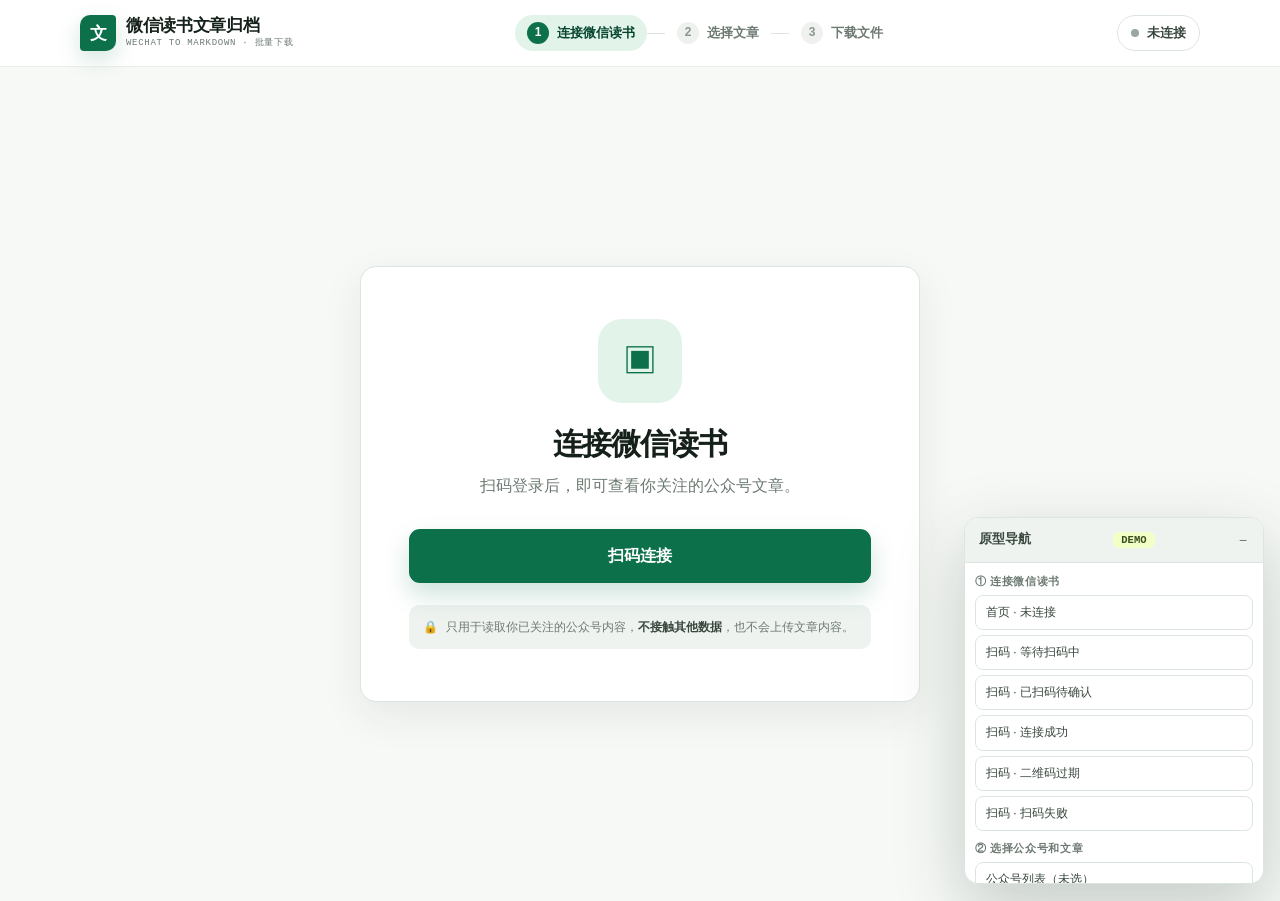
<file: docs/wereaddesign/index.html>
<!doctype html>
<html lang="zh-CN">
<head>
<meta charset="utf-8">
<meta name="viewport" content="width=device-width, initial-scale=1">
<title>微信读书文章归档 · 高保真原型</title>
<style>
  /* ============ 设计系统 token（继承 wx2md.com） ============ */
  :root {
    --ink: #142019; --ink-2: #38473e; --muted: #6d7a72;
    --paper: #fff; --canvas: #f7f9f6; --soft: #eef3ef; --line: #dce5df;
    --green: #0c714b; --green-dark: #06452f; --lime: #dfff67; --lime-soft: #f2ffc6;
    --blue: #2563eb; --blue-soft: #e8effd;
    --red: #dc2626; --red-soft: #fdeaea;
    --amber: #b45309; --amber-soft: #fdf1de;
    --ok-soft: #e2f3ea; --gray-soft: #eef1ee;
    --display: "Arial Rounded MT Bold", "PingFang SC", "Microsoft YaHei", sans-serif;
    --body: Inter, ui-sans-serif, -apple-system, BlinkMacSystemFont, "Segoe UI", "PingFang SC", "Microsoft YaHei", sans-serif;
    --mono: "SFMono-Regular", Consolas, "Liberation Mono", monospace;
  }
  * { box-sizing: border-box; }
  html, body { margin: 0; padding: 0; }
  body {
    color: var(--ink); background: var(--canvas);
    font-family: var(--body); font-size: 15px; line-height: 1.6;
    -webkit-font-smoothing: antialiased;
  }
  h1, h2, h3, h4 { margin: 0; font-family: var(--display); letter-spacing: -.02em; line-height: 1.25; }
  p { margin: 0; }
  a { color: var(--green); text-decoration: none; }
  ul { margin: 0; padding: 0; list-style: none; }
  button { font: inherit; cursor: pointer; -webkit-tap-highlight-color: transparent; }
  button:focus-visible, input:focus-visible, a:focus-visible, [tabindex]:focus-visible {
    outline: 3px solid rgba(12, 113, 75, .32); outline-offset: 2px;
  }
  .hidden { display: none !important; }

  /* ============ 顶部页头 + 三步进度 ============ */
  .site-header { position: sticky; top: 0; z-index: 50; border-bottom: 1px solid rgba(20,32,25,.08); background: rgba(255,255,255,.92); backdrop-filter: blur(16px); }
  .shell { width: min(1120px, calc(100% - 48px)); margin-inline: auto; }
  .nav-shell { display: flex; min-height: 66px; align-items: center; justify-content: space-between; gap: 24px; }
  .brand { display: flex; align-items: center; gap: 10px; color: var(--ink); }
  .brand .logo { display: grid; width: 36px; height: 36px; place-items: center; border-radius: 10px 4px 10px 4px; color: #fff; background: var(--green); font: 800 17px var(--display); box-shadow: 0 8px 22px rgba(12,113,75,.18); }
  .brand-copy { display: grid; line-height: 1.12; }
  .brand-copy strong { font-family: var(--display); font-size: 16.5px; letter-spacing: -.02em; }
  .brand-copy small { margin-top: 3px; color: var(--muted); font: 9px/1.3 var(--mono); letter-spacing: .08em; text-transform: uppercase; }

  .steps { display: flex; align-items: center; gap: 0; }
  .step { display: flex; align-items: center; gap: 8px; padding: 7px 12px; border-radius: 999px; color: var(--muted); font-size: 13px; font-weight: 700; white-space: nowrap; }
  .step .n { display: grid; width: 22px; height: 22px; place-items: center; border-radius: 50%; background: var(--gray-soft); color: #8a978f; font-size: 12px; font-weight: 800; }
  .step.on { color: var(--green-dark); background: var(--ok-soft); }
  .step.on .n { background: var(--green); color: #fff; }
  .step.done { color: var(--green); }
  .step.done .n { background: var(--green); color: #fff; }
  .step.done .n::after { content: "✓"; }
  .step.done .n { font-size: 0; }
  .step.done .n::after { font-size: 12px; }
  .step-sep { width: 18px; height: 1px; background: var(--line); }

  .conn-chip { display: inline-flex; align-items: center; gap: 8px; padding: 7px 13px; border: 1px solid var(--line); border-radius: 999px; background: #fff; font-size: 12.5px; font-weight: 700; color: var(--ink-2); white-space: nowrap; }
  .conn-chip .dot { width: 8px; height: 8px; border-radius: 50%; background: #9aa69f; }
  .conn-chip.on { border-color: #b9e0cb; background: var(--ok-soft); color: var(--green); }
  .conn-chip.on .dot { background: var(--green); box-shadow: 0 0 0 3px #cbe9d8; }

  /* ============ 视图容器 ============ */
  main { min-height: calc(100vh - 66px); }
  .view { display: none; }
  .view.active { display: block; animation: fade .22s ease; }
  @keyframes fade { from { opacity: 0; transform: translateY(4px); } to { opacity: 1; transform: none; } }

  /* ============ 按钮 ============ */
  .button { display: inline-flex; min-height: 48px; align-items: center; justify-content: center; gap: 9px; padding: 11px 22px; border: 1px solid transparent; border-radius: 11px; color: #fff; background: var(--green); box-shadow: 0 12px 26px rgba(12,113,75,.2); font-size: 15px; font-weight: 800; transition: transform .16s ease, background .16s ease, box-shadow .16s ease; }
  .button:hover { background: #085d3e; transform: translateY(-1px); }
  .button-secondary { border-color: var(--line); color: var(--ink); background: #fff; box-shadow: 0 8px 24px rgba(20,32,25,.06); }
  .button-secondary:hover { border-color: rgba(12,113,75,.28); color: var(--green); background: var(--soft); }
  .button-lime { color: var(--ink) !important; background: var(--lime); box-shadow: none; }
  .button-lime:hover { background: #d4f44f; }
  .button-danger { color: #fff; background: var(--red); box-shadow: 0 10px 24px rgba(220,38,38,.2); }
  .button-small { min-height: 38px; padding: 8px 15px; font-size: 13px; border-radius: 9px; }
  .button-ghost { min-height: 38px; padding: 8px 14px; border: 1px solid var(--line); border-radius: 9px; background: #fff; color: var(--ink-2); font-size: 13px; font-weight: 700; }
  .button[disabled] { opacity: .5; cursor: not-allowed; transform: none !important; }

  .card { border: 1px solid var(--line); border-radius: 16px; background: var(--paper); box-shadow: 0 14px 42px rgba(20,32,25,.08); }

  /* ============ 视图 1：连接微信读书（未连接） ============ */
  .connect-wrap { display: grid; place-items: center; min-height: calc(100vh - 66px); padding: 60px 0; }
  .connect-card { width: min(560px, 100%); padding: 52px 48px; text-align: center; }
  .connect-icon { display: grid; width: 84px; height: 84px; margin: 0 auto 22px; place-items: center; border-radius: 24px; color: var(--green); background: var(--ok-soft); font-size: 34px; }
  .connect-card h1 { font-size: 30px; letter-spacing: -.03em; }
  .connect-card .lead { margin: 12px 0 30px; color: var(--muted); font-size: 15.5px; }
  .connect-card .button { width: 100%; min-height: 54px; font-size: 16px; }
  .connect-note { display: flex; align-items: flex-start; gap: 8px; margin-top: 22px; padding: 12px 14px; border-radius: 10px; background: var(--soft); color: var(--muted); font-size: 12px; line-height: 1.7; text-align: left; }
  .connect-note b { color: var(--ink-2); }

  /* ============ 视图 1b：扫码页 ============ */
  .scan-wrap { display: grid; place-items: center; min-height: calc(100vh - 66px); padding: 48px 0; }
  .scan-card { display: grid; grid-template-columns: 300px 1fr; gap: 40px; align-items: center; width: min(760px, 100%); padding: 44px; }
  .qr-box { position: relative; display: grid; place-items: center; }
  .qr-frame { position: relative; width: 236px; height: 236px; padding: 12px; border: 1px solid var(--line); border-radius: 18px; background: #fff; box-shadow: 0 18px 46px rgba(20,32,25,.12); }
  .qr-frame svg { display: block; width: 100%; height: 100%; }
  .qr-overlay { position: absolute; inset: 12px; display: grid; place-items: center; border-radius: 8px; background: rgba(255,255,255,.82); backdrop-filter: blur(2px); text-align: center; }
  .qr-overlay .spinner { width: 26px; height: 26px; border: 3px solid #d8e3dc; border-top-color: var(--green); border-radius: 50%; animation: spin .8s linear infinite; margin: 0 auto 10px; }
  .qr-overlay p { font-size: 13px; font-weight: 700; color: var(--ink-2); }
  .qr-hint { margin-top: 14px; color: var(--muted); font-size: 12px; text-align: center; }

  .scan-copy h2 { font-size: 24px; }
  .scan-copy .sub { margin: 8px 0 20px; color: var(--muted); font-size: 14px; }
  .scan-steps { counter-reset: s; display: grid; gap: 12px; margin-bottom: 22px; }
  .scan-steps li { display: flex; align-items: flex-start; gap: 11px; font-size: 14px; color: var(--ink-2); }
  .scan-steps li::before { counter-increment: s; content: counter(s); display: grid; flex: 0 0 24px; width: 24px; height: 24px; place-items: center; border-radius: 50%; background: var(--soft); color: var(--green); font-size: 12.5px; font-weight: 800; }

  .status-line { display: flex; align-items: center; gap: 11px; min-height: 52px; padding: 12px 16px; border-radius: 12px; font-size: 14px; font-weight: 700; }
  .status-line .ico { display: grid; flex: 0 0 26px; width: 26px; height: 26px; place-items: center; border-radius: 50%; font-size: 13px; }
  .status-line .spinner { width: 16px; height: 16px; border: 2.5px solid currentColor; border-right-color: transparent; border-radius: 50%; animation: spin .8s linear infinite; }
  .status-line.waiting { background: var(--gray-soft); color: #47534c; }
  .status-line.waiting .ico { background: #fff; }
  .status-line.scanned { background: var(--blue-soft); color: var(--blue); }
  .status-line.scanned .ico { background: #fff; }
  .status-line.success { background: var(--ok-soft); color: var(--green); }
  .status-line.success .ico { background: #fff; }
  .status-line .pulse { width: 16px; height: 16px; border-radius: 50%; background: var(--blue); box-shadow: 0 0 0 0 rgba(37,99,235,.5); animation: pulse 1.4s infinite; }
  .status-line .check { color: #fff; background: var(--green); }
  @keyframes spin { to { transform: rotate(360deg); } }
  @keyframes pulse { 70% { box-shadow: 0 0 0 12px rgba(37,99,235,0); } 100% { box-shadow: 0 0 0 0 rgba(37,99,235,0); } }

  .scan-actions { display: flex; gap: 10px; margin-top: 8px; }
  .scan-actions .button { flex: 1; }

  .user-chip { display: inline-flex; align-items: center; gap: 10px; padding: 8px 14px; border: 1px solid #b9e0cb; border-radius: 999px; background: var(--ok-soft); }
  .user-chip .avatar { display: grid; width: 26px; height: 26px; place-items: center; border-radius: 50%; background: var(--green); color: #fff; font-size: 13px; font-weight: 800; }
  .user-chip b { color: var(--green-dark); font-size: 13.5px; }

  /* ============ 视图 2：选择公众号与文章 ============ */
  .select-grid { display: grid; grid-template-columns: 300px 1fr; gap: 18px; padding: 22px 0 120px; align-items: start; }
  .side-card { position: sticky; top: 88px; padding: 16px; }
  .side-card h3 { font-size: 13px; margin: 2px 0 12px; color: var(--muted); text-transform: uppercase; letter-spacing: .08em; }
  .search-box { position: relative; margin-bottom: 12px; }
  .search-box input { width: 100%; border: 1px solid var(--line); border-radius: 10px; padding: 10px 12px 10px 36px; font: 13.5px var(--body); color: var(--ink); background: #fff; }
  .search-box .mag { position: absolute; left: 12px; top: 50%; transform: translateY(-50%); color: var(--muted); font-size: 14px; }
  .account-list { display: grid; gap: 6px; }
  .account-item { display: flex; align-items: center; gap: 11px; width: 100%; padding: 10px 11px; border: 1px solid transparent; border-radius: 11px; background: transparent; text-align: left; color: var(--ink-2); transition: background .14s ease, border-color .14s ease; }
  .account-item:hover { background: var(--soft); }
  .account-item.on { border-color: #b9e0cb; background: var(--ok-soft); }
  .account-item .ava { display: grid; flex: 0 0 34px; width: 34px; height: 34px; place-items: center; border-radius: 10px; background: var(--soft); color: var(--green); font: 800 15px var(--display); }
  .account-item.on .ava { background: #fff; }
  .account-item .meta { display: grid; flex: 1; line-height: 1.3; min-width: 0; }
  .account-item .meta b { font-size: 13.5px; color: var(--ink); white-space: nowrap; overflow: hidden; text-overflow: ellipsis; }
  .account-item .meta small { color: var(--muted); font-size: 11.5px; }
  .account-item .cnt { font-size: 11.5px; color: var(--muted); font-family: var(--mono); }

  .main-card { padding: 22px 24px; }
  .main-head { display: flex; align-items: flex-start; justify-content: space-between; gap: 16px; flex-wrap: wrap; }
  .main-head h2 { font-size: 21px; display: flex; align-items: center; gap: 12px; flex-wrap: wrap; }
  .main-head .sub { margin-top: 7px; color: var(--muted); font-size: 13px; }
  .range-note { display: inline-flex; align-items: center; gap: 7px; margin-top: 12px; padding: 8px 12px; border: 1px solid #e5e0cf; border-radius: 10px; background: #fcf9ef; color: #7a6a3a; font-size: 12.5px; }
  .range-note b { color: var(--amber); }

  .filters { display: flex; gap: 10px; flex-wrap: wrap; align-items: flex-end; margin: 16px 0 6px; }
  .filters .field { display: grid; gap: 5px; }
  .filters .field label { font-size: 11.5px; font-weight: 700; color: var(--muted); }
  .filters input { border: 1px solid var(--line); border-radius: 9px; padding: 8px 10px; font: 13px var(--body); color: var(--ink); background: #fff; }
  .filters .grow { flex: 1; min-width: 180px; }
  .filters .grow input { width: 100%; }
  .filters .reset { align-self: flex-end; min-height: 36px; padding: 7px 12px; border: 1px solid var(--line); border-radius: 9px; background: #fff; color: var(--muted); font-size: 12px; font-weight: 700; }

  .list-tools { display: flex; align-items: center; justify-content: space-between; gap: 12px; padding: 12px 2px 10px; border-bottom: 1px solid var(--line); }
  .select-all { display: flex; align-items: center; gap: 9px; cursor: pointer; font-size: 13.5px; font-weight: 700; color: var(--ink-2); user-select: none; }
  .select-all input { width: 17px; height: 17px; accent-color: var(--green); cursor: pointer; }
  .list-count { color: var(--muted); font-size: 12.5px; }

  .articles { display: grid; }
  .article-row { display: grid; grid-template-columns: 22px 46px 1fr auto auto; gap: 13px; align-items: center; padding: 13px 4px; border-bottom: 1px solid #eef2ef; }
  .article-row:last-child { border-bottom: 0; }
  .article-row input[type=checkbox] { width: 17px; height: 17px; accent-color: var(--green); cursor: pointer; }
  .article-row .thumb { width: 46px; height: 46px; border-radius: 9px; background: linear-gradient(135deg, #eaf3ee, #d5e6dc); display: grid; place-items: center; color: #9bb7a9; font-size: 18px; }
  .article-row .t b { display: block; font-size: 14px; line-height: 1.45; font-weight: 600; color: var(--ink); }
  .article-row .t small { display: block; margin-top: 3px; color: var(--muted); font-size: 11.5px; font-family: var(--mono); }
  .article-row .date { color: var(--muted); font-size: 12px; font-family: var(--mono); white-space: nowrap; }
  .article-row .n-img { color: var(--muted); font-size: 11.5px; white-space: nowrap; }

  /* 空态 & 错误态 */
  .empty-state { display: grid; place-items: center; justify-items: center; padding: 58px 20px; text-align: center; }
  .empty-state .ic { display: grid; width: 56px; height: 56px; margin-bottom: 16px; place-items: center; border: 1px solid var(--line); border-radius: 50%; background: var(--soft); color: var(--muted); font-size: 24px; }
  .empty-state h3 { font-size: 17px; }
  .empty-state p { max-width: 380px; margin: 9px 0 18px; color: var(--muted); font-size: 13.5px; line-height: 1.7; }
  .picker-placeholder { display: grid; place-items: center; justify-items: center; padding: 90px 20px; text-align: center; color: var(--muted); }
  .picker-placeholder .ic { font-size: 34px; margin-bottom: 14px; color: #b6c4bb; }

  .error-banner { display: flex; align-items: center; gap: 12px; margin-bottom: 16px; padding: 12px 15px; border: 1px solid #ecd9c3; border-radius: 12px; background: #fdf8f1; font-size: 13px; color: #7c5a1e; }
  .error-banner b { color: var(--amber); }
  .error-banner .spacer { flex: 1; }
  .error-banner button { min-height: 32px; padding: 5px 13px; border: 1px solid #e5cba7; border-radius: 8px; background: #fff; color: var(--amber); font-size: 12.5px; font-weight: 700; }
  .spacer { flex: 1; }

  /* ============ 底部固定下载条 ============ */
  .dock { position: fixed; z-index: 40; left: 0; right: 0; bottom: 0; border-top: 1px solid var(--line); background: rgba(255,255,255,.94); backdrop-filter: blur(16px); box-shadow: 0 -12px 36px rgba(20,32,25,.08); }
  .dock-inner { display: flex; min-height: 76px; align-items: center; justify-content: space-between; gap: 16px; }
  .dock .sel { display: flex; align-items: baseline; gap: 9px; }
  .dock .sel b { font-family: var(--display); font-size: 24px; color: var(--green); }
  .dock .sel span { color: var(--muted); font-size: 13px; }
  .dock .hint { color: var(--muted); font-size: 12px; }
  .dock .actions { display: flex; align-items: center; gap: 12px; }

  /* ============ 模态框（下载） ============ */
  .modal-backdrop { position: fixed; inset: 0; z-index: 80; display: grid; place-items: center; padding: 20px; background: rgba(5,23,16,.42); backdrop-filter: blur(3px); animation: fade .18s ease; }
  .modal { width: min(620px, 100%); max-height: calc(100vh - 80px); overflow: auto; padding: 30px 32px; animation: pop .2s ease; }
  @keyframes pop { from { opacity: 0; transform: translateY(10px) scale(.98); } to { opacity: 1; transform: none; } }
  .modal-head { display: flex; align-items: flex-start; justify-content: space-between; gap: 14px; margin-bottom: 20px; }
  .modal-head h2 { font-size: 21px; }
  .modal-head .sub { margin-top: 6px; color: var(--muted); font-size: 13px; }
  .modal-close { display: grid; width: 34px; height: 34px; place-items: center; border: 1px solid var(--line); border-radius: 50%; background: #fff; color: var(--muted); font-size: 16px; }

  .dl-opt { display: flex; align-items: center; justify-content: space-between; gap: 16px; padding: 15px 16px; border: 1px solid var(--line); border-radius: 12px; background: var(--soft); }
  .dl-opt b { display: block; font-size: 14px; }
  .dl-opt small { display: block; margin-top: 3px; color: var(--muted); font-size: 12px; line-height: 1.6; }
  .dl-opt .sw { position: relative; flex: 0 0 42px; width: 42px; height: 24px; border-radius: 999px; background: #b9c4bd; transition: background .16s ease; }
  .dl-opt .sw::after { content: ""; position: absolute; left: 3px; top: 3px; width: 18px; height: 18px; border-radius: 50%; background: #fff; box-shadow: 0 1px 3px rgba(0,0,0,.2); transition: transform .16s ease; }
  .dl-opt.on .sw { background: var(--green); }
  .dl-opt.on .sw::after { transform: translateX(18px); }
  .modal-foot { display: flex; justify-content: flex-end; gap: 10px; margin-top: 22px; }

  /* 下载进度 */
  .dl-summary { display: grid; grid-template-columns: repeat(3, 1fr); gap: 10px; margin-bottom: 16px; }
  .dl-stat { border: 1px solid var(--line); border-radius: 11px; padding: 11px 13px; background: #fff; }
  .dl-stat small { display: block; color: var(--muted); font-size: 11px; }
  .dl-stat b { display: block; margin-top: 3px; font-family: var(--display); font-size: 20px; }
  .dl-stat.ok b { color: var(--green); } .dl-stat.run b { color: var(--blue); } .dl-stat.fail b { color: var(--red); }
  .progress { height: 10px; border-radius: 999px; background: var(--gray-soft); overflow: hidden; margin-bottom: 8px; }
  .progress i { display: block; height: 100%; width: 0; border-radius: inherit; background: linear-gradient(90deg, var(--green), #12a06c); transition: width .3s ease; }
  .progress-label { display: flex; justify-content: space-between; color: var(--muted); font-size: 12px; margin-bottom: 16px; }

  .dl-list { border: 1px solid var(--line); border-radius: 12px; overflow: hidden; }
  .dl-item { display: flex; align-items: center; gap: 11px; padding: 11px 14px; border-bottom: 1px solid #eef2ef; font-size: 13px; }
  .dl-item:last-child { border-bottom: 0; }
  .dl-item .st { display: grid; flex: 0 0 22px; width: 22px; height: 22px; place-items: center; border-radius: 7px; font-size: 11px; font-weight: 800; }
  .dl-item .st.done { background: var(--ok-soft); color: var(--green); }
  .dl-item .st.run { background: var(--blue-soft); color: var(--blue); }
  .dl-item .st.fail { background: var(--red-soft); color: var(--red); }
  .dl-item .st.queue { background: var(--gray-soft); color: #8a978f; }
  .dl-item .st .spinner { display: block; width: 12px; height: 12px; border: 2px solid #cbd7fe; border-top-color: var(--blue); border-radius: 50%; animation: spin .8s linear infinite; }
  .dl-item .t { flex: 1; min-width: 0; }
  .dl-item .t b { display: block; font-weight: 600; color: var(--ink); white-space: nowrap; overflow: hidden; text-overflow: ellipsis; }
  .dl-item .t small { color: var(--muted); font-size: 11.5px; }
  .dl-item .t small.err { color: var(--red); }

  .img-fail-note { display: flex; gap: 9px; margin-top: 14px; padding: 11px 14px; border: 1px solid #e5e0cf; border-radius: 11px; background: #fcf9ef; color: #7a6a3a; font-size: 12.5px; line-height: 1.6; }
  .img-fail-note b { color: var(--amber); }
  .retry-row { display: flex; align-items: center; gap: 10px; margin-top: 18px; padding-top: 16px; border-top: 1px solid var(--line); }

  /* ============ 连接过期遮罩 ============ */
  .expired-overlay { position: fixed; inset: 0; z-index: 75; display: grid; place-items: center; padding: 20px; background: rgba(5,23,16,.46); backdrop-filter: blur(4px); }
  .expired-card { width: min(440px, 100%); padding: 36px 32px; text-align: center; }
  .expired-card .ic { display: grid; width: 64px; height: 64px; margin: 0 auto 18px; place-items: center; border-radius: 50%; background: var(--amber-soft); color: var(--amber); font-size: 28px; }
  .expired-card h2 { font-size: 22px; }
  .expired-card p { margin: 10px 0 22px; color: var(--muted); font-size: 14px; line-height: 1.7; }
  .expired-card .keep { margin-bottom: 20px; padding: 10px 14px; border-radius: 10px; background: var(--soft); color: var(--ink-2); font-size: 12.5px; }
  .expired-card .keep b { color: var(--green); }

  /* ============ Toast ============ */
  .toast { position: fixed; z-index: 99; left: 50%; bottom: 96px; transform: translateX(-50%) translateY(12px); display: flex; align-items: center; gap: 10px; padding: 12px 18px; border: 1px solid var(--line); border-radius: 12px; background: #fff; box-shadow: 0 18px 50px rgba(15,43,29,.18); font-size: 13.5px; opacity: 0; pointer-events: none; transition: opacity .2s ease, transform .2s ease; }
  .toast.show { opacity: 1; transform: translateX(-50%) translateY(0); }
  .toast .dot { width: 9px; height: 9px; border-radius: 50%; background: var(--green); }

  /* ============ 原型导航（演示控制台） ============ */
  .demo-nav { position: fixed; z-index: 90; right: 16px; bottom: 16px; width: 300px; border: 1px solid var(--line); border-radius: 14px; background: #fff; box-shadow: 0 24px 70px rgba(15,43,29,.22); overflow: hidden; }
  .demo-nav .bar { display: flex; align-items: center; justify-content: space-between; padding: 11px 14px; border-bottom: 1px solid var(--line); background: var(--soft); cursor: pointer; user-select: none; }
  .demo-nav .bar b { font-size: 13px; color: var(--ink-2); }
  .demo-nav .bar .tag { padding: 2px 8px; border-radius: 6px; background: var(--lime-soft); color: #3a4d1f; font: 700 10.5px var(--mono); }
  .demo-nav .body { display: grid; gap: 5px; max-height: 320px; overflow: auto; padding: 10px; }
  .demo-nav .group { margin-top: 4px; font-size: 10.5px; font-weight: 800; color: var(--muted); letter-spacing: .06em; }
  .demo-nav .group:first-child { margin-top: 0; }
  .demo-btn { display: block; width: 100%; padding: 7px 10px; border: 1px solid var(--line); border-radius: 8px; background: #fff; color: var(--ink-2); font-size: 12px; text-align: left; }
  .demo-btn:hover { border-color: rgba(12,113,75,.3); background: var(--soft); }
  .demo-nav .collapse { color: var(--muted); font-size: 14px; border: 0; background: transparent; padding: 0 2px; }

  @media (max-width: 820px) {
    .scan-card { grid-template-columns: 1fr; gap: 26px; }
    .select-grid { grid-template-columns: 1fr; }
    .side-card { position: static; }
    .steps .step span:not(.n) { display: none; }
    .step { padding: 6px 8px; }
    .step-sep { width: 8px; }
    .shell { width: min(100% - 24px, 1120px); }
    .article-row { grid-template-columns: 22px 40px 1fr auto; }
    .article-row .n-img { display: none; }
    .dock-inner { min-height: 72px; }
  }
  @media (max-width: 520px) {
    .nav-shell { flex-wrap: wrap; padding: 10px 0; gap: 8px; }
    .steps { order: 3; width: 100%; justify-content: center; }
    .conn-chip { margin-left: auto; }
    .scan-card, .connect-card { padding: 30px 22px; }
    .demo-nav { width: 260px; }
  }
  @media (prefers-reduced-motion: reduce) {
    *, *::before, *::after { animation-duration: .01ms !important; animation-iteration-count: 1 !important; transition-duration: .01ms !important; }
  }
</style>
</head>
<body>

<header class="site-header">
  <div class="shell nav-shell">
    <div class="brand">
      <span class="logo">文</span>
      <span class="brand-copy">
        <strong>微信读书文章归档</strong>
        <small>WeChat to Markdown · 批量下载</small>
      </span>
    </div>
    <nav class="steps" id="steps" aria-label="流程步骤">
      <span class="step on" data-step="1"><span class="n">1</span><span>连接微信读书</span></span>
      <span class="step-sep"></span>
      <span class="step" data-step="2"><span class="n">2</span><span>选择文章</span></span>
      <span class="step-sep"></span>
      <span class="step" data-step="3"><span class="n">3</span><span>下载文件</span></span>
    </nav>
    <span class="conn-chip" id="connChip"><span class="dot"></span><span id="connChipText">未连接</span></span>
  </div>
</header>

<main>
  <!-- 视图 1：未连接首页 -->
  <section class="view active" id="viewHome">
    <div class="shell connect-wrap">
      <div class="card connect-card">
        <div class="connect-icon">▣</div>
        <h1>连接微信读书</h1>
        <p class="lead">扫码登录后，即可查看你关注的公众号文章。</p>
        <button class="button" id="btnConnect">扫码连接</button>
        <div class="connect-note">
          <span>🔒</span>
          <span>只用于读取你已关注的公众号内容，<b>不接触其他数据</b>，也不会上传文章内容。</span>
        </div>
      </div>
    </div>
  </section>

  <!-- 视图 1b：扫码页 -->
  <section class="view" id="viewScan">
    <div class="shell scan-wrap">
      <div class="card scan-card">
        <div class="qr-box">
          <div class="qr-frame" id="qrFrame"></div>
          <div class="qr-overlay hidden" id="qrOverlay">
            <div>
              <div class="spinner"></div>
              <p id="qrOverlayText">二维码已过期，正在刷新…</p>
            </div>
          </div>
          <p class="qr-hint">二维码每 2 分钟自动更新一次</p>
        </div>
        <div class="scan-copy">
          <h2>用微信扫描二维码</h2>
          <p class="sub">登录微信读书，安全地读取你关注的公众号。</p>
          <ol class="scan-steps">
            <li>打开微信，选择“扫一扫”</li>
            <li>扫描页面上的二维码</li>
            <li>按手机提示完成确认</li>
          </ol>
          <div class="status-line waiting" id="scanStatus" role="status" aria-live="polite">
            <span class="ico"><span class="spinner"></span></span>
            <span id="scanStatusText">等待扫码中</span>
          </div>
          <div class="scan-actions" id="scanActions">
            <button class="button button-secondary button-small" id="btnBackHome">返回首页</button>
          </div>
        </div>
      </div>
    </div>
  </section>

  <!-- 视图 2：选择公众号与文章 -->
  <section class="view" id="viewSelect">
    <div class="shell select-grid">
      <aside class="card side-card">
        <h3>我的公众号</h3>
        <div class="search-box">
          <span class="mag">⌕</span>
          <input id="accountSearch" type="text" placeholder="搜索公众号" aria-label="搜索公众号">
        </div>
        <div class="account-list" id="accountList"></div>
      </aside>

      <div class="card main-card">
        <div id="mainErrorBanner" class="error-banner hidden">
          <span>⚠️</span>
          <span id="mainErrorText">暂时无法读取这个公众号的文章，请稍后再试。</span>
          <span class="spacer"></span>
          <button id="btnReload">重新加载</button>
        </div>

        <div id="pickerPlaceholder" class="picker-placeholder">
          <div>
            <div class="ic">☰</div>
            <h3>请先选择一个公众号</h3>
            <p>在左侧选择你要导出的公众号，这里会展示可获取的文章。</p>
          </div>
        </div>

        <div id="mainContent" class="hidden">
          <div class="main-head">
            <div>
              <h2 id="accountTitle">阅读笔记精选</h2>
              <p class="sub" id="accountSub">共 128 篇文章</p>
            </div>
            <div class="user-chip">
              <span class="avatar" id="chipAvatar">阅</span>
              <b id="chipName">山那边的读书人</b>
            </div>
          </div>
          <div class="range-note">
            <span>📅</span>
            <span>可获取日期范围：<b id="rangeText">2024-03-01 ~ 2026-10-18</b>（更早的内容可能无法获取）</span>
          </div>

          <div class="filters">
            <div class="field grow">
              <label for="titleSearch">标题搜索</label>
              <input id="titleSearch" type="text" placeholder="输入标题关键词">
            </div>
            <div class="field">
              <label for="dateFrom">开始日期</label>
              <input id="dateFrom" type="date">
            </div>
            <div class="field">
              <label for="dateTo">结束日期</label>
              <input id="dateTo" type="date">
            </div>
            <button class="reset" id="btnResetFilter">清空筛选</button>
          </div>

          <div class="list-tools">
            <label class="select-all">
              <input type="checkbox" id="selectAll"> 全选当前结果
            </label>
            <span class="list-count" id="listCount"></span>
          </div>

          <div class="articles" id="articleList"></div>

          <div id="emptyState" class="empty-state hidden">
            <div class="ic">◻</div>
            <h3 id="emptyTitle">该公众号暂无可获取内容</h3>
            <p id="emptyDesc">可能是该公众号暂时没有可读取的文章，或筛选条件没有匹配结果。</p>
            <button class="button button-secondary" id="btnSwitchAccount">更换公众号</button>
          </div>
        </div>
      </div>
    </div>
  </section>
</main>

<!-- 底部固定下载条 -->
<div class="dock hidden" id="dock">
  <div class="shell dock-inner">
    <div>
      <div class="sel"><b id="dockCount">0</b><span>篇已选</span></div>
      <div class="hint" id="dockHint">勾选要导出的文章</div>
    </div>
    <div class="actions">
      <button class="button button-secondary button-small hidden" id="btnClearSel">取消选择</button>
      <button class="button" id="btnDownload" disabled>下载文章</button>
    </div>
  </div>
</div>

<!-- 下载模态框 -->
<div class="modal-backdrop hidden" id="dlBackdrop">
  <div class="card modal" role="dialog" aria-modal="true" aria-labelledby="dlTitle">
    <!-- 确认阶段 -->
    <div id="dlConfirm">
      <div class="modal-head">
        <div>
          <h2 id="dlTitle">下载 0 篇文章</h2>
          <p class="sub">打包为 ZIP，一次带走全部已选文章。</p>
        </div>
        <button class="modal-close" id="dlClose" aria-label="关闭">✕</button>
      </div>
      <div class="dl-opt" id="dlOpt">
        <span>
          <b>同时下载图片</b>
          <small>把文章里的图片一并下载到 ZIP（默认关闭，关闭时图片保留原图链接）。</small>
        </span>
        <span class="sw" role="switch" aria-checked="false" tabindex="0" id="dlSwitch"></span>
      </div>
      <div class="modal-foot">
        <button class="button button-secondary" id="dlCancel">取消</button>
        <button class="button" id="dlStart">开始下载</button>
      </div>
    </div>

    <!-- 进行中 / 完成阶段 -->
    <div id="dlRun" class="hidden">
      <div class="modal-head">
        <div>
          <h2 id="dlRunTitle">正在导出…</h2>
          <p class="sub" id="dlRunSub">正在打包文章，请保持页面打开。</p>
        </div>
        <button class="modal-close" id="dlClose2" aria-label="关闭">✕</button>
      </div>
      <div class="dl-summary">
        <div class="dl-stat run"><small>已完成</small><b id="statDone">0</b></div>
        <div class="dl-stat ok"><small>成功</small><b id="statOk">0</b></div>
        <div class="dl-stat fail"><small>失败</small><b id="statFail">0</b></div>
      </div>
      <div class="progress"><i id="dlBar"></i></div>
      <div class="progress-label"><span id="dlProgressText">准备中…</span><span id="dlPct">0%</span></div>
      <div class="dl-list" id="dlList"></div>
      <div class="img-fail-note hidden" id="imgFailNote">
        <span>🖼️</span>
        <span><b>图片说明：</b>有 <span id="imgFailCount">0</span> 篇文章的图片未能下载，已保留原图链接，Markdown 中仍可点击查看原图。</span>
      </div>
      <div class="retry-row hidden" id="retryRow">
        <span style="color:var(--muted);font-size:13px" id="retryText">有 1 篇未成功</span>
        <button class="button button-secondary button-small" id="btnRetry">重试失败项</button>
        <span class="spacer" style="flex:1"></span>
        <button class="button hidden" id="btnFinish">完成</button>
      </div>
    </div>
  </div>
</div>

<!-- 连接过期遮罩 -->
<div class="expired-overlay hidden" id="expiredOverlay">
  <div class="card expired-card">
    <div class="ic">⚠️</div>
    <h2>连接已过期</h2>
    <p>登录状态已失效，请重新扫码连接。当前已选的文章会为你保留。</p>
    <div class="keep">✓ 已保留 <b id="keepCount">0</b> 篇已选文章</div>
    <button class="button" id="btnRescan">重新扫码</button>
  </div>
</div>

<!-- Toast -->
<div class="toast" id="toast" role="status"><span class="dot"></span><span id="toastText"></span></div>

<!-- 原型导航 -->
<div class="demo-nav">
  <div class="bar" id="demoBar">
    <b>原型导航</b><span class="tag">DEMO</span>
    <button class="collapse" id="demoToggle" aria-label="折叠">−</button>
  </div>
  <div class="body" id="demoBody">
    <p class="group">① 连接微信读书</p>
    <button class="demo-btn" data-scene="home">首页 · 未连接</button>
    <button class="demo-btn" data-scene="scan-waiting">扫码 · 等待扫码中</button>
    <button class="demo-btn" data-scene="scan-scanned">扫码 · 已扫码待确认</button>
    <button class="demo-btn" data-scene="scan-success">扫码 · 连接成功</button>
    <button class="demo-btn" data-scene="scan-expired">扫码 · 二维码过期</button>
    <button class="demo-btn" data-scene="scan-failed">扫码 · 扫码失败</button>
    <p class="group">② 选择公众号和文章</p>
    <button class="demo-btn" data-scene="select-none">公众号列表（未选）</button>
    <button class="demo-btn" data-scene="select-account">已选公众号（含勾选）</button>
    <button class="demo-btn" data-scene="select-empty">空态（更换公众号）</button>
    <button class="demo-btn" data-scene="select-expired">连接过期（保留选中）</button>
    <button class="demo-btn" data-scene="select-error">暂时无法读取文章</button>
    <p class="group">③ 批量下载</p>
    <button class="demo-btn" data-scene="dl-confirm">下载 · 确认（是否带图）</button>
    <button class="demo-btn" data-scene="dl-running">下载 · 进行中</button>
    <button class="demo-btn" data-scene="dl-done">下载 · 完成（含失败与重试）</button>
  </div>
</div>

<script>
(function () {
  "use strict";

  /* ============ 数据（示例） ============ */
  var NICKNAME = "山那边的读书人";
  var accounts = [
    { id: "a1", name: "阅读笔记精选", initial: "阅", count: 128, range: "2024-03-01 ~ 2026-10-18", articles: [
      { id: 101, title: "如何建立可持续的阅读习惯", date: "2026-10-12", img: 8 },
      { id: 102, title: "深度工作：在碎片时代找回专注", date: "2026-10-02", img: 5 },
      { id: 103, title: "从笔记到知识：一套可复用的流程", date: "2026-09-24", img: 12 },
      { id: 104, title: "我的 2026 年数字花园搭建复盘", date: "2026-09-10", img: 0 },
      { id: 105, title: "长期主义者的信息断舍离", date: "2026-08-28", img: 6 },
      { id: 106, title: "对抗遗忘：间隔复习的正确姿势", date: "2026-08-15", img: 3 },
      { id: 107, title: "信息过载时代的输入与输出", date: "2026-07-30", img: 9 }
    ]},
    { id: "a2", name: "效率方法周刊", initial: "效", count: 64, range: "2025-06-01 ~ 2026-10-15", articles: [
      { id: 201, title: "五分钟开始：拖延症的破局法", date: "2026-10-08", img: 2 },
      { id: 202, title: "把待办清单变成一张可执行的计划", date: "2026-09-18", img: 4 },
      { id: 203, title: "如何设计自己的晨间流程", date: "2026-09-01", img: 0 }
    ]},
    { id: "a3", name: "设计观察", initial: "设", count: 0, range: "暂无", articles: [] },
    { id: "a4", name: "科技新知", initial: "科", count: 45, range: "2025-01-01 ~ 2026-09-30", articles: [
      { id: 401, title: "AI 工具的下一个十年", date: "2026-09-20", img: 11 },
      { id: 402, title: "本地优先软件为何重新流行", date: "2026-08-30", img: 7 }
    ]}
  ];

  /* ============ 状态 ============ */
  var S = {
    connected: false,
    screen: "home",           // home | scan | select
    scan: "waiting",          // waiting | scanned | success | failed | expired
    accountId: null,
    selected: {},             // 全局已选（键为文章 id）
    dl: { phase: "confirm", imgOn: false, running: false }
  };
  var scanTimer = null, dlTimer = null;

  /* ============ DOM 快捷引用 ============ */
  function $(id) { return document.getElementById(id); }
  var el = {
    home: $("viewHome"), scan: $("viewScan"), select: $("viewSelect"),
    steps: Array.prototype.slice.call(document.querySelectorAll("#steps .step")),
    connChip: $("connChip"), connChipText: $("connChipText"),
    qrFrame: $("qrFrame"), qrOverlay: $("qrOverlay"), qrOverlayText: $("qrOverlayText"),
    scanStatus: $("scanStatus"), scanStatusText: $("scanStatusText"), scanActions: $("scanActions"),
    accountList: $("accountList"), accountSearch: $("accountSearch"),
    picker: $("pickerPlaceholder"), mainContent: $("mainContent"),
    accountTitle: $("accountTitle"), accountSub: $("accountSub"), rangeText: $("rangeText"),
    chipAvatar: $("chipAvatar"), chipName: $("chipName"),
    titleSearch: $("titleSearch"), dateFrom: $("dateFrom"), dateTo: $("dateTo"),
    selectAll: $("selectAll"), listCount: $("listCount"), articleList: $("articleList"),
    emptyState: $("emptyState"), emptyTitle: $("emptyTitle"), emptyDesc: $("emptyDesc"),
    mainErrorBanner: $("mainErrorBanner"), mainErrorText: $("mainErrorText"),
    dock: $("dock"), dockCount: $("dockCount"), dockHint: $("dockHint"),
    btnClearSel: $("btnClearSel"), btnDownload: $("btnDownload"),
    dlBackdrop: $("dlBackdrop"), dlConfirm: $("dlConfirm"), dlRun: $("dlRun"),
    dlTitle: $("dlTitle"), dlOpt: $("dlOpt"), dlSwitch: $("dlSwitch"),
    dlRunTitle: $("dlRunTitle"), dlRunSub: $("dlRunSub"),
    statDone: $("statDone"), statOk: $("statOk"), statFail: $("statFail"),
    dlBar: $("dlBar"), dlProgressText: $("dlProgressText"), dlPct: $("dlPct"),
    dlList: $("dlList"), imgFailNote: $("imgFailNote"), imgFailCount: $("imgFailCount"),
    retryRow: $("retryRow"), retryText: $("retryText"),
    expiredOverlay: $("expiredOverlay"), keepCount: $("keepCount"),
    toast: $("toast"), toastText: $("toastText")
  };

  /* ============ 伪二维码生成 ============ */
  function makeQR(seed) {
    var N = 29, s = seed;
    function rnd() { s = (s * 1664525 + 1013904223) >>> 0; return s / 4294967296; }
    var g = [], i, j;
    for (i = 0; i < N; i++) { g.push([]); for (j = 0; j < N; j++) g[i].push(false); }
    function finder(r, c) {
      for (var y = 0; y < 7; y++) for (var x = 0; x < 7; x++) {
        var on = x === 0 || x === 6 || y === 0 || y === 6 || (x >= 2 && x <= 4 && y >= 2 && y <= 4);
        g[r + y][c + x] = on;
      }
    }
    finder(0, 0); finder(0, N - 7); finder(N - 7, 0);
    for (i = 8; i < N - 8; i++) { g[6][i] = i % 2 === 0; g[i][6] = i % 2 === 0; }
    for (i = 0; i < N; i++) for (j = 0; j < N; j++) {
      if ((i < 8 && j < 8) || (i < 8 && j >= N - 8) || (i >= N - 8 && j < 8)) continue;
      if (i === 6 || j === 6) continue;
      g[i][j] = rnd() > 0.5;
    }
    var cell = 8, pad = 0, size = N * cell;
    var out = '<svg viewBox="0 0 ' + size + ' ' + size + '" xmlns="http://www.w3.org/2000/svg" shape-rendering="crispEdges">';
    out += '<rect width="' + size + '" height="' + size + '" fill="#fff"/>';
    for (i = 0; i < N; i++) for (j = 0; j < N; j++) {
      if (g[i][j]) out += '<rect x="' + (j * cell) + '" y="' + (i * cell) + '" width="' + cell + '" height="' + cell + '" fill="#142019"/>';
    }
    out += "</svg>";
    return out;
  }
  function renderQR() { el.qrFrame.innerHTML = makeQR((Date.now() / 1000) | 0); }

  /* ============ 步骤指示器 ============ */
  function setStep(n) {
    el.steps.forEach(function (st) {
      var k = parseInt(st.getAttribute("data-step"), 10);
      st.className = "step" + (k === n ? " on" : (k < n ? " done" : ""));
    });
  }

  /* ============ 视图切换 ============ */
  function showView(name) {
    el.home.classList.toggle("active", name === "home");
    el.scan.classList.toggle("active", name === "scan");
    el.select.classList.toggle("active", name === "select");
    S.screen = name;
    if (name === "home") setStep(1);
    if (name === "scan") setStep(1);
    if (name === "select") setStep(2);
    if (name !== "select") el.dock.classList.add("hidden");
    if (name === "select") renderAccountList(), renderMain();
  }
  function syncChip() {
    el.connChip.classList.toggle("on", S.connected);
    el.connChipText.textContent = S.connected ? "已连接 · " + NICKNAME : "未连接";
  }

  /* ============ 扫码状态 ============ */
  function setScan(status) {
    S.scan = status;
    clearTimeout(scanTimer);
    el.qrOverlay.classList.add("hidden");
    el.scanActions.innerHTML = "";
    var map = {
      waiting:  { cls: "waiting",  html: '<span class="ico"><span class="spinner"></span></span>', text: "等待扫码中" },
      scanned:  { cls: "scanned",  html: '<span class="ico"><span class="pulse"></span></span>', text: "已扫码，请在手机上确认" },
      success:  { cls: "success",  html: '<span class="ico check">✓</span>', text: "连接成功" },
      failed:   { cls: "scanned",  html: '<span class="ico check" style="background:#fdeaea;color:#dc2626">✕</span>', text: "扫码失败，请重新扫码" },
      expired:  { cls: "waiting",  html: '<span class="ico"><span class="spinner"></span></span>', text: "二维码已过期，正在刷新…" }
    };
    var m = map[status];
    el.scanStatus.className = "status-line " + m.cls;
    el.scanStatus.innerHTML = m.html + '<span>' + m.text + "</span>";

    if (status === "waiting") {
      el.scanActions.innerHTML = '<button class="button button-secondary button-small" id="btnBackHome">返回首页</button>';
      var b = el.scanActions.querySelector("#btnBackHome"); if (b) b.onclick = function () { showView("home"); };
      scanTimer = setTimeout(function () { setScan("scanned"); }, 1800);
    } else if (status === "scanned") {
      el.scanActions.innerHTML = '<button class="button button-secondary button-small" id="btnBackHome2">返回首页</button>';
      var b2 = el.scanActions.querySelector("#btnBackHome2"); if (b2) b2.onclick = function () { showView("home"); };
      scanTimer = setTimeout(function () { setScan("success"); }, 1600);
    } else if (status === "success") {
      el.scanActions.innerHTML = '<span class="user-chip"><span class="avatar">山</span><b>' + NICKNAME + '</b></span>';
      scanTimer = setTimeout(function () { S.connected = true; syncChip(); showView("select"); }, 1100);
    } else if (status === "expired") {
      renderQR();
      el.qrOverlay.classList.remove("hidden");
      el.qrOverlayText.textContent = "二维码已过期，正在刷新…";
      el.scanActions.innerHTML = '<button class="button button-secondary button-small" id="btnBackHome3">返回首页</button>';
      var b3 = el.scanActions.querySelector("#btnBackHome3"); if (b3) b3.onclick = function () { showView("home"); };
      scanTimer = setTimeout(function () { setScan("waiting"); }, 1600);
    } else if (status === "failed") {
      el.qrOverlay.classList.remove("hidden");
      el.qrOverlayText.textContent = "扫码未完成";
      el.scanActions.innerHTML =
        '<button class="button button-secondary button-small" id="btnBackHome4">返回首页</button>' +
        '<button class="button button-small" id="btnReScan">重新扫码</button>';
      var b4 = el.scanActions.querySelector("#btnBackHome4"); if (b4) b4.onclick = function () { showView("home"); };
      var r1 = el.scanActions.querySelector("#btnReScan"); if (r1) r1.onclick = function () { renderQR(); setScan("waiting"); };
    }
  }

  /* ============ 账号列表 ============ */
  function renderAccountList() {
    var q = el.accountSearch.value.trim().toLowerCase();
    var list = accounts.filter(function (a) { return !q || a.name.toLowerCase().indexOf(q) > -1; });
    el.accountList.innerHTML = "";
    list.forEach(function (a) {
      var b = document.createElement("button");
      b.className = "account-item" + (S.accountId === a.id ? " on" : "");
      b.innerHTML = '<span class="ava">' + a.initial + '</span>' +
        '<span class="meta"><b>' + a.name + '</b><small>' + (a.count ? a.count + " 篇可获取" : "暂无内容") + '</small></span>' +
        '<span class="cnt">' + (a.count ? "›" : "—") + '</span>';
      b.onclick = function () {
        S.accountId = a.id;
        S.selected = {};
        el.titleSearch.value = ""; el.dateFrom.value = ""; el.dateTo.value = "";
        renderAccountList(); renderMain();
      };
      el.accountList.appendChild(b);
    });
  }

  /* ============ 可见文章（含筛选） ============ */
  function currentAccount() {
    for (var i = 0; i < accounts.length; i++) if (accounts[i].id === S.accountId) return accounts[i];
    return null;
  }
  function visibleArticles() {
    var acc = currentAccount();
    if (!acc) return [];
    var list = acc.articles.slice();
    var q = el.titleSearch.value.trim().toLowerCase();
    if (q) list = list.filter(function (a) { return a.title.toLowerCase().indexOf(q) > -1; });
    var from = el.dateFrom.value, to = el.dateTo.value;
    if (from) list = list.filter(function (a) { return a.date >= from; });
    if (to) list = list.filter(function (a) { return a.date <= to; });
    return list;
  }

  /* ============ 主区域渲染 ============ */
  function renderMain() {
    var acc = currentAccount();
    el.mainErrorBanner.classList.add("hidden");
    if (!acc) {
      el.picker.classList.remove("hidden");
      el.mainContent.classList.add("hidden");
      el.dock.classList.add("hidden");
      return;
    }
    el.picker.classList.add("hidden");
    el.mainContent.classList.remove("hidden");
    el.dock.classList.remove("hidden");
    el.accountTitle.textContent = acc.name;
    el.accountSub.textContent = acc.count ? "共 " + acc.count + " 篇文章" : "暂无可获取内容";
    el.rangeText.textContent = acc.range;
    el.chipAvatar.textContent = acc.initial;
    el.chipName.textContent = NICKNAME;
    renderArticles();
  }

  function renderArticles() {
    var acc = currentAccount();
    var list = visibleArticles();
    var accEmpty = acc && acc.count === 0;

    el.articleList.innerHTML = "";
    if (accEmpty || list.length === 0) {
      el.articleList.classList.add("hidden");
      el.selectAll.disabled = true;
      el.emptyState.classList.remove("hidden");
      if (accEmpty) {
        el.emptyTitle.textContent = "该公众号暂无可获取内容";
        el.emptyDesc.textContent = "可能是这个公众号暂时没有可读取的文章。你可以换一个公众号再试试。";
      } else {
        el.emptyTitle.textContent = "没有找到匹配的文章";
        el.emptyDesc.textContent = "换一个标题关键词或调整日期范围再试试。";
      }
      el.listCount.textContent = "";
      updateDock();
      return;
    }
    el.emptyState.classList.add("hidden");
    el.articleList.classList.remove("hidden");
    el.selectAll.disabled = false;

    list.forEach(function (a) {
      var row = document.createElement("div");
      row.className = "article-row";
      var checked = !!S.selected[a.id];
      row.innerHTML =
        '<input type="checkbox" data-id="' + a.id + '"' + (checked ? " checked" : "") + '>' +
        '<span class="thumb">▤</span>' +
        '<span class="t"><b>' + a.title + '</b><small>' + a.date + '</small></span>' +
        '<span class="n-img">' + (a.img ? "含 " + a.img + " 张图片" : "无图片") + '</span>' +
        '<span class="date">' + a.date + '</span>';
      row.querySelector("input").onchange = function (e) {
        if (e.target.checked) S.selected[a.id] = true; else delete S.selected[a.id];
        updateSelectAll(); updateDock();
      };
      el.articleList.appendChild(row);
    });
    el.listCount.textContent = "当前结果 " + list.length + " 篇 · 已选 " + Object.keys(S.selected).length + " 篇";
    updateSelectAll();
    updateDock();
  }

  function updateSelectAll() {
    var list = visibleArticles();
    if (!list.length) { el.selectAll.checked = false; return; }
    el.selectAll.checked = list.every(function (a) { return !!S.selected[a.id]; });
  }

  function updateDock() {
    var n = Object.keys(S.selected).length;
    el.dockCount.textContent = n;
    el.btnDownload.disabled = n === 0;
    el.btnClearSel.classList.toggle("hidden", n === 0);
    el.dockHint.textContent = n === 0 ? "勾选要导出的文章" : "可继续勾选，数量会实时更新";
  }

  /* ============ 下载流程 ============ */
  var DL_IDS = [];
  function openDownload() {
    var ids = Object.keys(S.selected);
    if (!ids.length) return;
    DL_IDS = ids;
    S.dl = { phase: "confirm", imgOn: false, running: false };
    el.dlTitle.textContent = "下载 " + ids.length + " 篇文章";
    el.dlConfirm.classList.remove("hidden");
    el.dlRun.classList.add("hidden");
    setDlOpt(false);
    el.dlBackdrop.classList.remove("hidden");
    setStep(3);
  }
  function setDlOpt(on) {
    S.dl.imgOn = on;
    el.dlOpt.classList.toggle("on", on);
    el.dlSwitch.setAttribute("aria-checked", on ? "true" : "false");
  }
  function closeDownload() {
    el.dlBackdrop.classList.add("hidden");
    if (S.dl.running) { S.dl.running = false; clearTimeout(dlTimer); }
    setStep(2);
  }

  function runDownload() {
    S.dl.phase = "running";
    S.dl.running = true;
    el.dlConfirm.classList.add("hidden");
    el.dlRun.classList.remove("hidden");
    el.imgFailNote.classList.add("hidden");
    el.retryRow.classList.add("hidden");
    el.retryText.textContent = "";
    var total = DL_IDS.length;
    // 模拟：第 2 篇失败，图片仅在开启时可能失败
    var failId = total >= 2 ? DL_IDS[1] : null; S.dl.failIds = failId ? [failId] : [];
    var imgFail = S.dl.imgOn && total >= 1;
    var done = 0, ok = 0, fail = 0, idx = 0;

    el.dlRunTitle.textContent = "正在导出…";
    el.dlRunSub.textContent = S.dl.imgOn ? "正在下载文章并归档图片，请保持页面打开。" : "正在打包 Markdown，请保持页面打开。";

    function renderItems() {
      el.dlList.innerHTML = "";
      DL_IDS.forEach(function (id, i) {
        var a = findArticle(id);
        var item = document.createElement("div");
        item.className = "dl-item";
        var st;
        if (i < idx) st = (id === failId) ? '<span class="st fail">!</span>' : '<span class="st done">✓</span>';
        else if (i === idx && done < total) st = '<span class="st run"><span class="spinner"></span></span>';
        else st = '<span class="st queue">·</span>';
        var title = a ? a.title : "文章";
        var detail;
        if (i < idx) {
          if (id === failId) detail = '<small class="err">暂时无法读取这篇文章，已跳过</small>';
          else detail = '<small>' + (S.dl.imgOn ? "已归档图片" : "不含图片") + '</small>';
        } else if (i === idx && done < total) {
          detail = '<small>' + (S.dl.imgOn ? "正在下载图片…" : "正在转换…") + '</small>';
        } else {
          detail = '<small>排队中</small>';
        }
        item.innerHTML = st + '<span class="t"><b>' + title + '</b>' + detail + '</span>';
        el.dlList.appendChild(item);
      });
    }

    function step() {
      if (!S.dl.running) return;
      if (idx < total) {
        var id = DL_IDS[idx];
        done++;
        if (id === failId) { fail++; } else { ok++; }
        idx++;
        var pct = Math.round(done / total * 100);
        el.statDone.textContent = done;
        el.statOk.textContent = ok;
        el.statFail.textContent = fail;
        el.dlBar.style.width = pct + "%";
        el.dlPct.textContent = pct + "%";
        el.dlProgressText.textContent = "正在导出第 " + done + " / " + total + " 篇";
        renderItems();
        dlTimer = setTimeout(step, 620);
      } else {
        finishDownload(ok, fail, imgFail);
      }
    }
    renderItems();
    el.statDone.textContent = 0; el.statOk.textContent = 0; el.statFail.textContent = 0;
    el.dlBar.style.width = "0%"; el.dlPct.textContent = "0%";
    dlTimer = setTimeout(step, 300);
  }

  function finishDownload(ok, fail, imgFail) {
    S.dl.running = false;
    S.dl.phase = "done";
    var failIds = S.dl.failIds || [];
    el.dlRunTitle.textContent = "导出完成";
    el.dlRunSub.textContent = "已打包为 ZIP，浏览器会开始下载。";
    el.dlProgressText.textContent = ok + " 篇成功 · " + fail + " 篇未成功";
    el.dlBar.style.width = "100%";
    el.dlPct.textContent = "100%";
    el.statDone.textContent = ok + fail;
    el.statOk.textContent = ok;
    el.statFail.textContent = fail;
    el.imgFailNote.classList.toggle("hidden", !imgFail);
    if (imgFail) el.imgFailCount.textContent = "1";
    el.retryRow.classList.remove("hidden");
    el.retryText.textContent = fail > 0 ? "有 " + fail + " 篇未成功" : "全部完成";
    el.btnRetry.classList.toggle("hidden", fail === 0);
    el.btnFinish.classList.remove("hidden");
    el.dlList.innerHTML = "";
    DL_IDS.forEach(function (id) {
      var a = findArticle(id);
      var failed = failIds.indexOf(String(id)) > -1;
      var item = document.createElement("div");
      item.className = "dl-item";
      item.innerHTML = (failed ? '<span class="st fail">!</span>' : '<span class="st done">✓</span>') +
        '<span class="t"><b>' + (a ? a.title : "文章") + '</b>' +
        (failed ? '<small class="err">暂时无法读取这篇文章，已跳过</small>' : '<small>已加入 ZIP</small>') + '</span>';
      el.dlList.appendChild(item);
    });
  }

  function findArticle(id) {
    for (var i = 0; i < accounts.length; i++) {
      for (var j = 0; j < accounts[i].articles.length; j++) {
        if (String(accounts[i].articles[j].id) === String(id)) return accounts[i].articles[j];
      }
    }
    return null;
  }

  function toast(msg) {
    el.toastText.textContent = msg;
    el.toast.classList.add("show");
    clearTimeout(toast._t);
    toast._t = setTimeout(function () { el.toast.classList.remove("show"); }, 2200);
  }

  /* ============ 场景（供原型导航 & 自然点击） ============ */
  function sceneHome() {
    S.connected = false; S.screen = "home"; S.accountId = null; S.selected = {};
    el.expiredOverlay.classList.add("hidden"); el.dlBackdrop.classList.add("hidden");
    syncChip(); showView("home");
  }
  function sceneScan(status) {
    S.connected = false; syncChip();
    el.expiredOverlay.classList.add("hidden");
    renderQR();
    showView("scan");
    setScan(status);
  }
  function sceneSelect(accIdx, opts) {
    opts = opts || {};
    S.connected = true; syncChip();
    S.accountId = accounts[accIdx].id;
    S.selected = opts.selected || {};
    el.accountSearch.value = "";
    el.titleSearch.value = ""; el.dateFrom.value = ""; el.dateTo.value = "";
    el.expiredOverlay.classList.add("hidden"); el.dlBackdrop.classList.add("hidden");
    showView("select");
    if (opts.error) {
      el.mainErrorBanner.classList.remove("hidden");
      el.mainErrorText.textContent = "暂时无法读取这个公众号的文章，请稍后再试。";
    }
  }
  function sceneExpired() {
    S.connected = false; syncChip();
    if (S.screen !== "select") { S.accountId = "a1"; S.selected = {101: true, 102: true, 104: true}; }
    showView("select");
    el.keepCount.textContent = Object.keys(S.selected).length;
    el.expiredOverlay.classList.remove("hidden");
  }

  /* ============ 事件绑定 ============ */
  $("btnConnect").onclick = function () { sceneScan("waiting"); };
  $("btnRescan").onclick = function () { el.expiredOverlay.classList.add("hidden"); sceneScan("waiting"); };
  $("btnReload").onclick = function () { el.mainErrorBanner.classList.add("hidden"); toast("已重新加载"); };

  el.accountSearch.oninput = renderAccountList;
  el.titleSearch.oninput = renderArticles;
  el.dateFrom.onchange = renderArticles;
  el.dateTo.onchange = renderArticles;
  $("btnResetFilter").onclick = function () { el.titleSearch.value = ""; el.dateFrom.value = ""; el.dateTo.value = ""; renderArticles(); };
  el.selectAll.onchange = function (e) {
    var list = visibleArticles();
    list.forEach(function (a) {
      if (e.target.checked) S.selected[a.id] = true; else delete S.selected[a.id];
    });
    renderArticles();
  };
  $("btnClearSel").onclick = function () { S.selected = {}; renderArticles(); };
  $("btnDownload").onclick = openDownload;
  $("btnSwitchAccount").onclick = function () { S.accountId = null; renderAccountList(); renderMain(); };

  el.dlSwitch.onclick = function () { setDlOpt(!S.dl.imgOn); };
  el.dlSwitch.onkeydown = function (e) { if (e.key === " " || e.key === "Enter") { e.preventDefault(); setDlOpt(!S.dl.imgOn); } };
  $("dlClose").onclick = closeDownload;
  $("dlClose2").onclick = closeDownload;
  $("dlCancel").onclick = closeDownload;
  $("dlStart").onclick = runDownload;
  $("btnRetry").onclick = function () {
    toast("正在重试失败的文章…");
    el.btnRetry.disabled = true;
    setTimeout(function () {
      el.btnRetry.disabled = false;
      S.dl.failIds = [];
      finishDownload(DL_IDS.length, 0, false);
      toast("失败的文章已重新导出成功");
    }, 1300);
  };
  $("btnFinish").onclick = closeDownload;

  el.dlBackdrop.onclick = function (e) { if (e.target === el.dlBackdrop) closeDownload(); };

  /* 原型导航：折叠 & 场景跳转 */
  var demoOpen = true;
  $("demoToggle").onclick = function (e) {
    e.stopPropagation();
    demoOpen = !demoOpen;
    $("demoBody").classList.toggle("hidden", !demoOpen);
    $("demoToggle").textContent = demoOpen ? "−" : "+";
  };
  var sceneMap = {
    "home": sceneHome,
    "scan-waiting": function () { sceneScan("waiting"); },
    "scan-scanned": function () { sceneScan("scanned"); },
    "scan-success": function () { sceneScan("success"); },
    "scan-expired": function () { sceneScan("expired"); },
    "scan-failed": function () { sceneScan("failed"); },
    "select-none": function () { sceneSelect(0, { selected: {} }); S.accountId = null; renderAccountList(); renderMain(); },
    "select-account": function () { sceneSelect(0, { selected: {101: true, 102: true, 104: true} }); },
    "select-empty": function () { sceneSelect(2, {}); },
    "select-expired": sceneExpired,
    "select-error": function () { sceneSelect(0, { selected: {101: true}, error: true }); },
    "dl-confirm": function () { sceneSelect(0, { selected: {101: true, 102: true, 104: true} }); openDownload(); },
    "dl-running": function () { sceneSelect(0, { selected: {101: true, 102: true, 104: true} }); openDownload(); runDownload(); },
    "dl-done": function () {
      sceneSelect(0, { selected: {101: true, 102: true, 104: true} });
      DL_IDS = ["101", "102", "104"];
      S.dl = { phase: "done", imgOn: false, failIds: ["102"] };
      el.dlTitle.textContent = "下载 3 篇文章";
      el.dlConfirm.classList.add("hidden"); el.dlRun.classList.remove("hidden");
      el.dlBackdrop.classList.remove("hidden"); setStep(3);
      finishDownload(2, 1, true);
    }
  };
  var demoBtns = document.querySelectorAll(".demo-btn");
  demoBtns.forEach(function (b) {
    b.onclick = function () { var s = b.getAttribute("data-scene"); if (sceneMap[s]) sceneMap[s](); };
  });

  /* ============ 初始状态 ============ */
  syncChip();
  renderQR();
  showView("home");
})();
</script>
</body>
</html>
</file>
